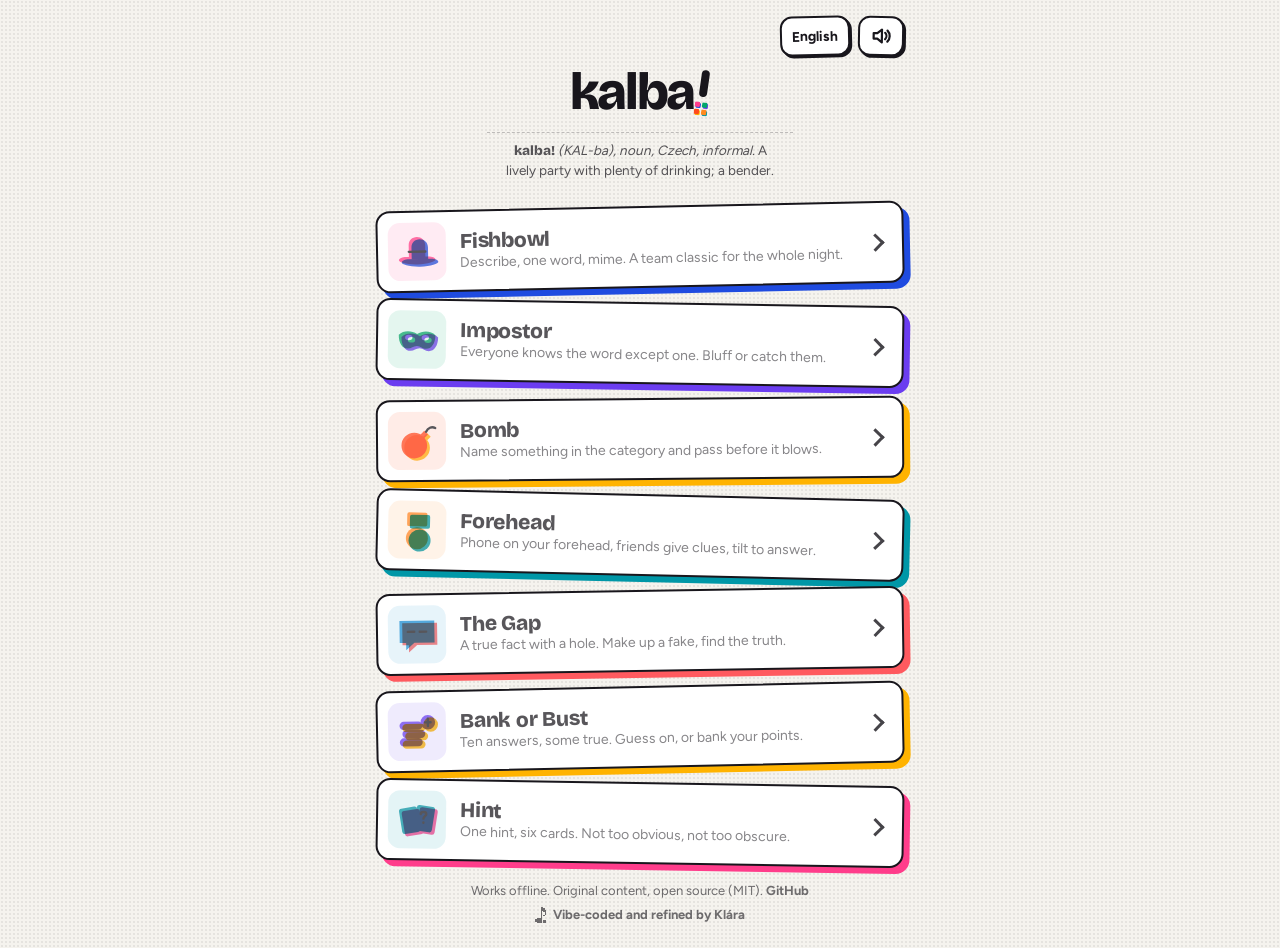
<file: index.html>
<!doctype html>
<html lang="cs">
<head>
  <meta charset="utf-8">
  <meta name="viewport" content="width=device-width, initial-scale=1, viewport-fit=cover">
  <title>Kalba!</title>
  <meta name="description" content="Party games for one phone passed around. Offline. Czech & English.">
  <meta name="theme-color" content="#f5f3ee">
  <meta name="apple-mobile-web-app-capable" content="yes">
  <meta name="mobile-web-app-capable" content="yes">
  <meta name="apple-mobile-web-app-status-bar-style" content="black-translucent">
  <meta name="apple-mobile-web-app-title" content="Kalba!">
  <link rel="manifest" href="manifest.webmanifest">
  <link rel="icon" href="icons/icon.svg" type="image/svg+xml">
  <link rel="apple-touch-icon" href="icons/icon-192.png">
  <link rel="stylesheet" href="style.css">
  <script data-goatcounter="https://klarasch.goatcounter.com/count" async src="https://gc.zgo.at/count.js"></script>
</head>
<body>
  <div id="app"></div>
  <script src="data/gap-cs.js"></script>
  <script src="data/gap-en.js"></script>
  <script src="data/vabank-cs.js"></script>
  <script src="data/vabank-en.js"></script>
  <script src="app.js"></script>
  <script src="games/fishbowl.js"></script>
  <script src="games/impostor.js"></script>
  <script src="games/bomb.js"></script>
  <script src="games/guess.js"></script>
  <script src="games/gap.js"></script>
  <script src="games/vabank.js"></script>
  <script src="games/hint.js"></script>
</body>
</html>
</file>
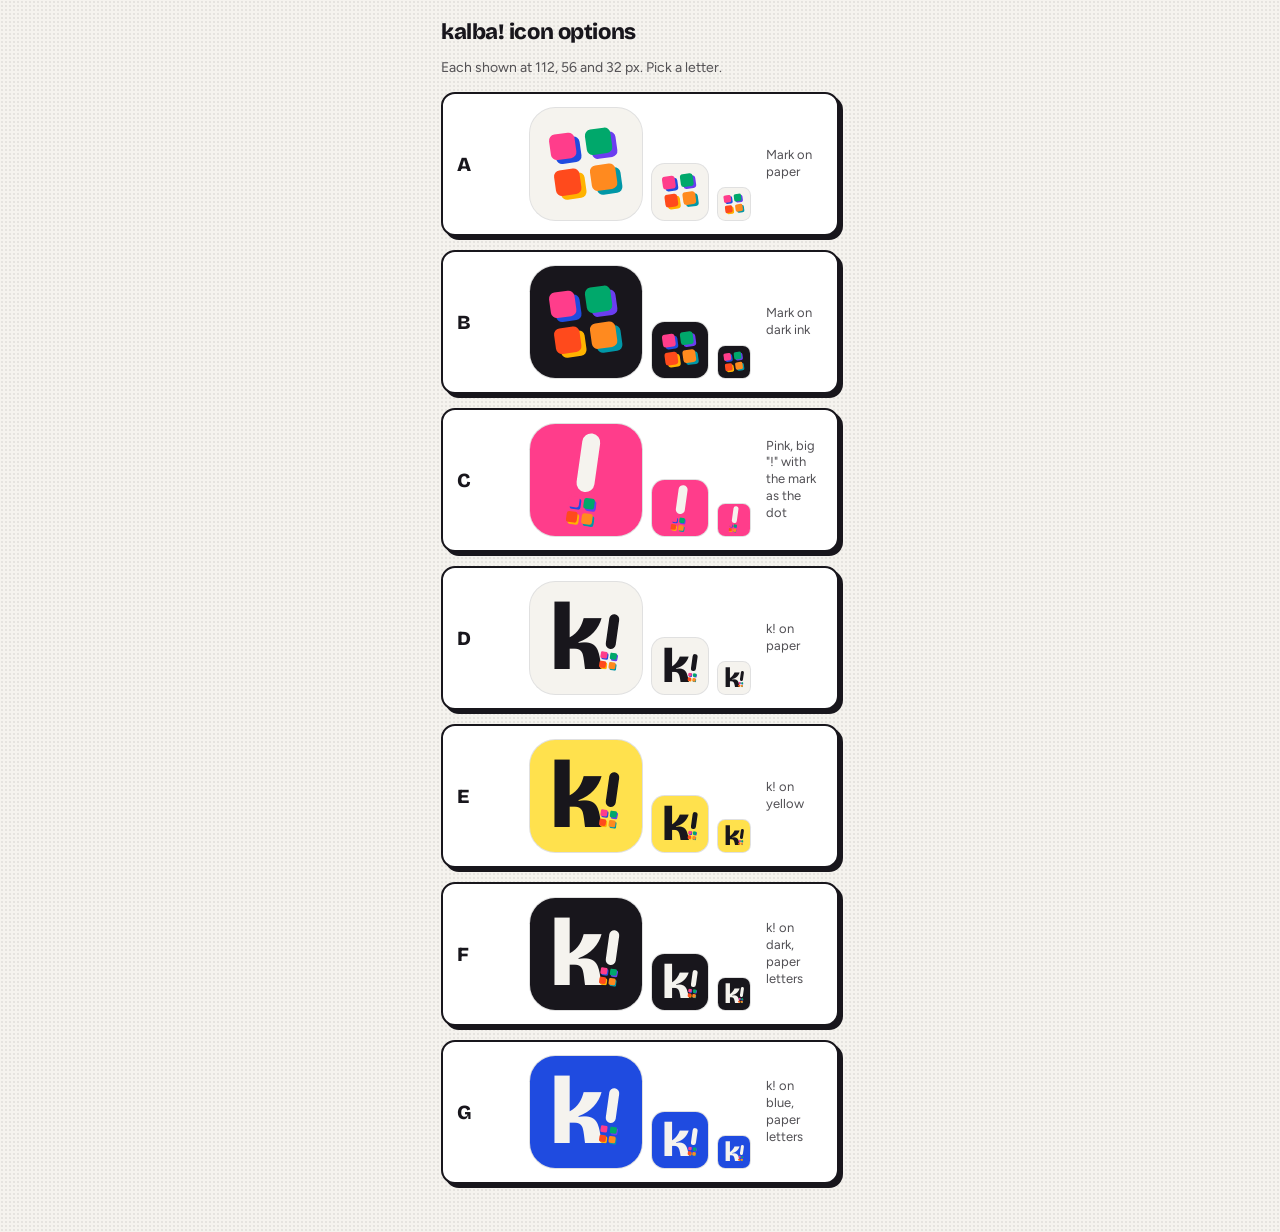
<file: design/icon-lab.html>
<!doctype html>
<html lang="en">
<head>
<meta charset="utf-8">
<meta name="viewport" content="width=device-width, initial-scale=1">
<title>Kalba Icon Lab</title>
<link rel="stylesheet" href="../style.css">
<style>
/* Preview only: app icon options built from the kalba! mark. Everything is sized in em so one markup renders at any size. */
body { height: auto; }
.lab { max-width: 430px; margin: 0 auto; padding: 20px 16px 48px; display: flex; flex-direction: column; gap: 14px; }
.lab h1 { font: 800 22px/1.1 var(--disp); margin: 0; letter-spacing: -.02em; }
.lab p { margin: 0; font-size: 14px; opacity: .72; }
.row { display: flex; align-items: center; gap: 16px; background: var(--card); border: 2.5px solid var(--key); border-radius: var(--r); box-shadow: 4px 4px 0 var(--key); padding: 14px; }
.row .lbl { font: 800 20px/1 var(--disp); width: 1.4em; }
.row .nm { flex: 1; font-size: 13px; opacity: .75; line-height: 1.3; }
.row .sz { display: flex; align-items: flex-end; gap: 10px; }
.ic { --s: 112px; font-size: var(--s); width: 1em; height: 1em; border-radius: .225em; overflow: hidden; position: relative; display: grid; place-items: center; flex: none; box-shadow: 0 0 0 1px rgba(0,0,0,.12); }
.ic.m { --s: 56px; } .ic.sm { --s: 32px; }
.ic svg { display: block; }
.mk { width: .62em; height: .62em; rotate: -8deg; }
.bang { display: flex; flex-direction: column; align-items: center; gap: .035em; rotate: 8deg; }
.bang i { width: .13em; height: .42em; border-radius: .07em; background: var(--b, #18161c); }
.bang svg { width: .21em; height: .21em; }
.kb { display: flex; align-items: flex-end; font: 800 .86em/.8em var(--disp); letter-spacing: -.05em; color: var(--c, #18161c); }
.kb .bang { margin: 0 0 .06em .04em; }
.kb .bang i { width: .11em; height: .36em; }
.kb .bang svg { width: .19em; height: .19em; }
</style>
</head>
<body>
<div class="lab">
  <h1>kalba! icon options</h1>
  <p>Each shown at 112, 56 and 32 px. Pick a letter.</p>
  <div id="rows" style="display:flex;flex-direction:column;gap:14px"></div>
</div>
<script>
const MARK = '<svg viewBox="0 0 46 46" aria-hidden="true"><rect x="4" y="4" width="17" height="17" rx="4" fill="#1f4be0"/><rect x="1" y="1" width="17" height="17" rx="4" fill="#ff3d8b"/><rect x="28" y="4" width="17" height="17" rx="4" fill="#6b3df0"/><rect x="25" y="1" width="17" height="17" rx="4" fill="#00a86b"/><rect x="4" y="28" width="17" height="17" rx="4" fill="#ffb300"/><rect x="1" y="25" width="17" height="17" rx="4" fill="#ff4a1c"/><rect x="28" y="28" width="17" height="17" rx="4" fill="#0097a7"/><rect x="25" y="25" width="17" height="17" rx="4" fill="#ff8a1f"/></svg>';
const bang = (b) => `<div class="bang" style="--b:${b}"><i></i>${MARK}</div>`;
const opts = [
  ['A', 'Mark on paper', '#f5f3ee', `<div class="mk">${MARK}</div>`],
  ['B', 'Mark on dark ink', '#18161c', `<div class="mk">${MARK}</div>`],
  ['C', 'Pink, big "!" with the mark as the dot', '#ff3d8b', `<div style="font-size:1.25em">${bang('#f5f3ee')}</div>`],
  ['D', 'k! on paper', '#f5f3ee', `<div class="kb">k${bang('#18161c')}</div>`],
  ['E', 'k! on yellow', '#ffe14d', `<div class="kb">k${bang('#18161c')}</div>`],
  ['F', 'k! on dark, paper letters', '#18161c', `<div class="kb" style="--c:#f5f3ee">k${bang('#f5f3ee')}</div>`],
  ['G', 'k! on blue, paper letters', '#1f4be0', `<div class="kb" style="--c:#f5f3ee">k${bang('#f5f3ee')}</div>`],
];
document.getElementById('rows').innerHTML = opts.map(([k, n, bg, inner]) =>
  `<div class="row"><span class="lbl">${k}</span><div class="sz">${['', 'm', 'sm'].map((c) => `<div class="ic ${c}" style="background:${bg}">${inner}</div>`).join('')}</div><span class="nm">${n}</span></div>`).join('');
</script>
</body>
</html>
</file>
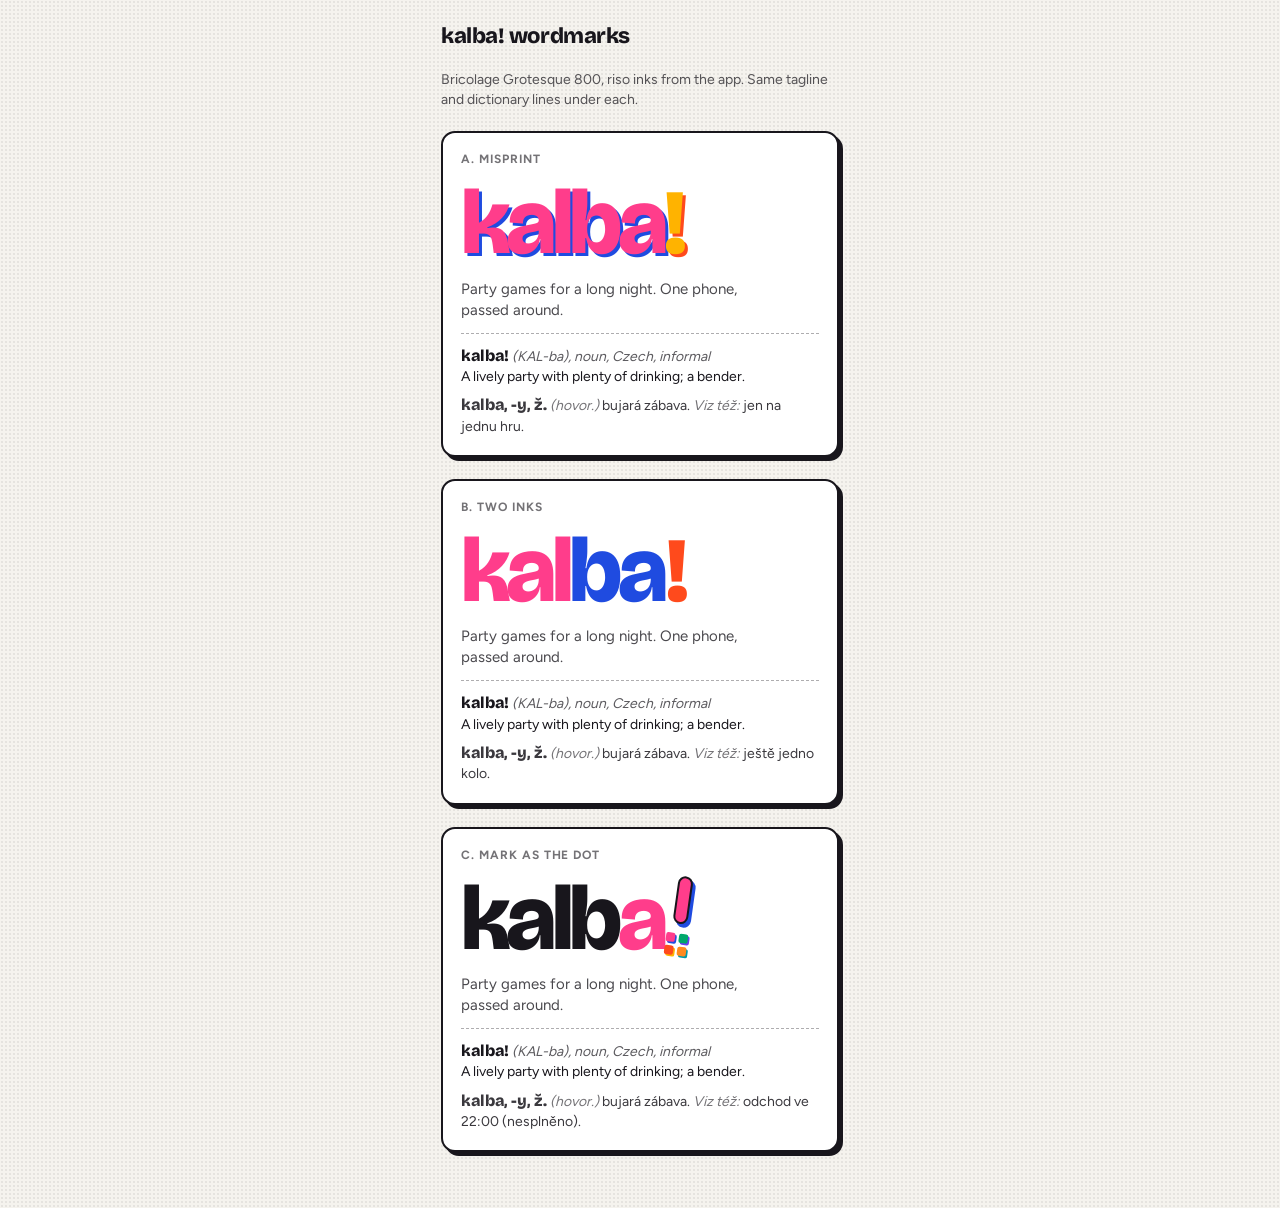
<file: design/kalba-lab.html>
<!doctype html>
<html lang="en">
<head>
<meta charset="utf-8">
<meta name="viewport" content="width=device-width, initial-scale=1">
<title>Kalba Logo Lab</title>
<link rel="stylesheet" href="../style.css">
<style>
/* Preview only: three wordmarks for "kalba!" in the riso look, each with the tagline and dictionary lines. */
body { height: auto; }
.lab { max-width: 430px; margin: 0 auto; padding: 24px 16px 56px; display: flex; flex-direction: column; gap: 22px; }
.lab h1.t { font: 800 22px/1.1 var(--disp); margin: 0; letter-spacing: -.02em; }
.lab p.n { margin: 0; font-size: 14px; opacity: .72; }
.opt { background: var(--card); border: 2.5px solid var(--key); border-radius: var(--r); box-shadow: 4px 4px 0 var(--key); padding: 20px 18px 18px; display: flex; flex-direction: column; gap: 12px; }
.opt .k { font: 700 12px/1 var(--body); letter-spacing: .08em; text-transform: uppercase; opacity: .6; }
.wm { font: 800 92px/.95 var(--disp); letter-spacing: -.05em; display: flex; align-items: baseline; margin: 2px 0 0; color: var(--ink); }
.sub { font-size: 15px; opacity: .78; max-width: 32ch; }
.dict { border-top: 1.5px dashed color-mix(in srgb, var(--ink) 35%, transparent); padding-top: 10px; font-size: 14px; line-height: 1.45; }
.dict b { font-family: var(--disp); font-weight: 800; font-size: 16px; }
.dict i { opacity: .7; }
.dict .cs { margin-top: 6px; opacity: .85; }

/* A: ink printed twice, second ink slips down and right */
.a .wm b { position: relative; color: #ff3d8b; font-weight: 800; isolation: isolate; }
.a .wm b::after { content: attr(data-t); position: absolute; left: 3px; top: 3px; color: #1f4be0; mix-blend-mode: var(--blend); z-index: -1; }
.a .wm b.bang { color: #ffb300; }
.a .wm b.bang::after { color: #ff4a1c; }

/* B: word split between the two inks */
.b .wm .l1 { color: #ff3d8b; }
.b .wm .l2 { color: #1f4be0; }
.b .wm .l3 { color: #ff4a1c; margin-left: .02em; }

/* C: the exclamation dot is the logo mark (box of game inks) */
.c .wm { align-items: flex-end; }
.c .wm .w { color: var(--ink); }
.c .bang { display: inline-flex; flex-direction: column; align-items: center; gap: .1em; margin-left: .05em; padding-bottom: .04em; rotate: 8deg; }
.c .bang .bar { width: .17em; height: .52em; border-radius: .09em; background: #ff3d8b; box-shadow: .035em .035em 0 #1f4be0; }
.c .bang svg { width: .27em; height: .27em; display: block; }
.c .wm .w span { color: #ff3d8b; }
</style>
</head>
<body>
<div class="lab">
  <h1 class="t">kalba! wordmarks</h1>
  <p class="n">Bricolage Grotesque 800, riso inks from the app. Same tagline and dictionary lines under each.</p>

  <section class="opt a">
    <div class="k">A. Misprint</div>
    <h2 class="wm" aria-label="kalba!"><b data-t="kalba">kalba</b><b class="bang" data-t="!">!</b></h2>
    <div class="sub">Party games for a long night. One phone, passed around.</div>
    <div class="dict"><b>kalba!</b> <i>(KAL-ba), noun, Czech, informal</i><br>A lively party with plenty of drinking; a bender.
      <div class="cs"><b>kalba, -y, ž.</b> <i>(hovor.)</i> bujará zábava. <i>Viz též:</i> jen na jednu hru.</div></div>
  </section>

  <section class="opt b">
    <div class="k">B. Two inks</div>
    <h2 class="wm" aria-label="kalba!"><span class="l1">kal</span><span class="l2">ba</span><span class="l3">!</span></h2>
    <div class="sub">Party games for a long night. One phone, passed around.</div>
    <div class="dict"><b>kalba!</b> <i>(KAL-ba), noun, Czech, informal</i><br>A lively party with plenty of drinking; a bender.
      <div class="cs"><b>kalba, -y, ž.</b> <i>(hovor.)</i> bujará zábava. <i>Viz též:</i> ještě jedno kolo.</div></div>
  </section>

  <section class="opt c">
    <div class="k">C. Mark as the dot</div>
    <h2 class="wm" aria-label="kalba!"><span class="w">kalb<span>a</span></span><span class="bang"><i class="bar"></i><svg viewBox="0 0 46 46" aria-hidden="true"><rect x="4" y="4" width="17" height="17" rx="4" fill="#1f4be0"/><rect x="1" y="1" width="17" height="17" rx="4" fill="#ff3d8b"/><rect x="28" y="4" width="17" height="17" rx="4" fill="#6b3df0"/><rect x="25" y="1" width="17" height="17" rx="4" fill="#00a86b"/><rect x="4" y="28" width="17" height="17" rx="4" fill="#ffb300"/><rect x="1" y="25" width="17" height="17" rx="4" fill="#ff4a1c"/><rect x="28" y="28" width="17" height="17" rx="4" fill="#0097a7"/><rect x="25" y="25" width="17" height="17" rx="4" fill="#ff8a1f"/></svg></span></h2>
    <div class="sub">Party games for a long night. One phone, passed around.</div>
    <div class="dict"><b>kalba!</b> <i>(KAL-ba), noun, Czech, informal</i><br>A lively party with plenty of drinking; a bender.
      <div class="cs"><b>kalba, -y, ž.</b> <i>(hovor.)</i> bujará zábava. <i>Viz též:</i> odchod ve 22:00 (nesplněno).</div></div>
  </section>
</div>
</body>
</html>
</file>
<file: style.css>
/* Kalba!: riso cards on paper. Every game paints the screen in its own ink pair (--g1, --g2),
   set from the game's registration by PB.setGame(). Dark mode follows the phone. */
@font-face { font-family: 'Bricolage Grotesque'; font-style: normal; font-weight: 400 800; font-display: swap;
  src: url(fonts/bricolage-latin-ext.woff2) format('woff2');
  unicode-range: U+0100-02BA, U+02BD-02C5, U+02C7-02CC, U+02CE-02D7, U+02DD-02FF, U+0304, U+0308, U+0329, U+1D00-1DBF, U+1E00-1E9F, U+1EF2-1EFF, U+2020, U+20A0-20AB, U+20AD-20C4, U+2113, U+2C60-2C7F, U+A720-A7FF; }
@font-face { font-family: 'Bricolage Grotesque'; font-style: normal; font-weight: 400 800; font-display: swap;
  src: url(fonts/bricolage-latin.woff2) format('woff2');
  unicode-range: U+0000-00FF, U+0131, U+0152-0153, U+02BB-02BC, U+02C6, U+02DA, U+02DC, U+0304, U+0308, U+0329, U+2000-206F, U+20AC, U+2122, U+2191, U+2193, U+2212, U+2215, U+FEFF, U+FFFD; }
@font-face { font-family: 'Figtree'; font-style: normal; font-weight: 400 800; font-display: swap;
  src: url(fonts/figtree-latin-ext.woff2) format('woff2');
  unicode-range: U+0100-02BA, U+02BD-02C5, U+02C7-02CC, U+02CE-02D7, U+02DD-02FF, U+0304, U+0308, U+0329, U+1D00-1DBF, U+1E00-1E9F, U+1EF2-1EFF, U+2020, U+20A0-20AB, U+20AD-20C4, U+2113, U+2C60-2C7F, U+A720-A7FF; }
@font-face { font-family: 'Figtree'; font-style: normal; font-weight: 400 800; font-display: swap;
  src: url(fonts/figtree-latin.woff2) format('woff2');
  unicode-range: U+0000-00FF, U+0131, U+0152-0153, U+02BB-02BC, U+02C6, U+02DA, U+02DC, U+0304, U+0308, U+0329, U+2000-206F, U+20AC, U+2122, U+2191, U+2193, U+2212, U+2215, U+FEFF, U+FFFD; }

:root {
  --paper: #f5f3ee;
  --ink: #18161c;
  --card: #ffffff;
  --key: #18161c;          /* outlines and hard shadows */
  --y: #ffe14d;            /* highlight ink: primary buttons, labels */
  --on-y: #18161c;
  --good: #00a86b;
  --bad: #ff4a1c;
  --grain: rgba(24, 22, 28, .07);
  --g1: #ff3d8b;           /* current game's main ink (screen colour) */
  --g2: #1f4be0;           /* current game's second ink (offset prints) */
  --on-g: #ffffff;         /* text on the game colour */
  --blend: multiply;
  --r: 14px;
  --disp: 'Bricolage Grotesque', 'Arial Black', system-ui, sans-serif;
  --body: 'Figtree', system-ui, -apple-system, 'Segoe UI', Roboto, sans-serif;
  color-scheme: light;
}
@media (prefers-color-scheme: dark) {
  :root {
    --paper: #16141b; --ink: #f1ede6; --card: #23202a; --key: #060508; --y: #ffd84a; --on-y: #16141b;
    --grain: rgba(255, 255, 255, .035); --blend: screen; color-scheme: dark;
  }
}

* { box-sizing: border-box; -webkit-tap-highlight-color: transparent; }
html, body { margin: 0; height: 100%; }
body {
  background: radial-gradient(var(--grain) .8px, transparent 1px) 0 0 / 4px 4px, var(--paper);
  color: var(--ink);
  font: 17px/1.4 var(--body);
  overscroll-behavior: none;
  -webkit-user-select: none; user-select: none;
}
/* Inside a game the whole screen is the game's colour. */
html[data-game] { --g-bg: var(--g1); }
html[data-game] body { background: radial-gradient(rgba(0,0,0,.07) .8px, transparent 1px) 0 0 / 4px 4px, var(--g-bg); color: var(--on-g); }
@media (prefers-color-scheme: dark) {
  html[data-game] { --g-bg: color-mix(in srgb, var(--g1) 55%, var(--paper)); --on-g: #ffffff !important; }
  html[data-game] body { background: radial-gradient(rgba(255,255,255,.04) .8px, transparent 1px) 0 0 / 4px 4px, var(--g-bg); }
}
#app {
  min-height: 100%;
  max-width: 560px;
  margin: 0 auto;
  padding: max(16px, env(safe-area-inset-top)) 16px max(20px, env(safe-area-inset-bottom));
  display: flex; flex-direction: column;
}
h1, h2, .who, .timer, .top .title { font-family: var(--disp); font-weight: 800; letter-spacing: -.02em; text-wrap: balance; }
h1 { font-size: 34px; line-height: 1.05; margin: 8px 0 4px; }
h2 { font-size: 24px; line-height: 1.1; margin: 18px 0 8px; }
h3 { font: 700 13px var(--body); margin: 20px 0 8px; text-transform: uppercase; letter-spacing: .1em; opacity: .75; }
p { margin: 6px 0; }
b { font-weight: 800; }
.muted { opacity: .8; }
.small { font-size: 14px; }
.center { text-align: center; }
.grow { flex: 1; }
.row { display: flex; gap: 12px; align-items: center; }
.row > * { flex: 1; }
.stack { display: flex; flex-direction: column; gap: 12px; }
.spacer { height: 18px; }
.i { width: 1.15em; height: 1.15em; display: inline-block; vertical-align: -.2em; flex: none; }

/* ---------- cards: the one surface style ---------- */
.box, .stepper, .toggle, .score, .list .it, .word, .reveal, .gp-fact, .gp-opt, .gp-rev, .dlgbox, .pill,
input[type=text], textarea {
  background: var(--card); color: var(--ink); border: 2.5px solid var(--key); border-radius: var(--r);
}
.box { padding: 14px 16px; box-shadow: 4px 4px 0 var(--key); }
.rules { font-size: 15.5px; line-height: 1.45; }

.top { display: flex; align-items: center; gap: 10px; min-height: 48px; margin: -6px -16px 12px; padding: 6px 16px; position: sticky; top: env(safe-area-inset-top, 0px); z-index: 4; background: var(--g-bg, var(--paper)); }
/* Covers the strip above the sticky header (status bar in the installed app). */
.top::before { content: ''; position: absolute; left: 0; right: 0; bottom: 100%; height: max(16px, env(safe-area-inset-top, 0px)); background: inherit; }
.top .title { flex: 1; font-size: 20px; line-height: 1.1; }
.iconbtn {
  display: inline-flex; align-items: center; justify-content: center; gap: 6px;
  background: var(--card); color: var(--ink); border: 2.5px solid var(--key); border-radius: 12px;
  min-width: 46px; height: 46px; padding: 0 10px; cursor: pointer; font: 700 15px var(--body);
  box-shadow: 3px 3px 0 var(--key); transition: transform .06s, box-shadow .06s;
}
.iconbtn .i { width: 22px; height: 22px; }
.iconbtn:active { transform: translate(2px, 2px); box-shadow: 1px 1px 0 var(--key); }
.iconbtn.sm { min-width: 38px; height: 38px; padding: 0 8px; border-radius: 10px; font-size: 18px; }
.iconbtn.sm .i { width: 20px; height: 20px; }
.iconbtn.on { background: var(--y); color: var(--on-y); }
.iconbtn:disabled { opacity: .45; box-shadow: none; transform: none; }

/* ---------- buttons ---------- */
button.btn {
  display: flex; align-items: center; justify-content: center; gap: 8px; width: 100%;
  border: 2.5px solid var(--key); border-radius: var(--r);
  padding: 16px; font: 800 19px var(--disp); letter-spacing: -.01em;
  background: var(--y); color: var(--on-y); cursor: pointer;
  box-shadow: 4px 4px 0 var(--key); transition: transform .07s, box-shadow .07s;
}
button.btn:active { transform: translate(3px, 3px); box-shadow: 1px 1px 0 var(--key); }
button.btn.secondary, button.btn.bad { background: var(--card); color: var(--ink); }
button.btn.good { background: var(--ink); color: var(--paper); }
@media (prefers-color-scheme: dark) { button.btn.good { background: var(--y); color: var(--on-y); } }
button.btn.big { padding: 20px 16px; font-size: 23px; }
button.btn:disabled { opacity: .45; box-shadow: none; transform: none; }
button.btn .i { width: 24px; height: 24px; }

/* ---------- home ---------- */
.hd { display: flex; flex-direction: column; align-items: center; text-align: center; gap: 4px; margin: 10px 0 18px; }
.logo { font: 800 52px/1 var(--disp); letter-spacing: -.045em; display: flex; align-items: baseline; margin: 0; }
/* The "!" is a plain ink bar over the logo mark, which is the only colour in the wordmark. */
.logo .bang { display: inline-flex; flex-direction: column; align-items: center; gap: .1em; margin-left: .05em; rotate: 8deg; align-self: flex-end; padding-bottom: .04em; }
.logo .bang i { width: .17em; height: .52em; border-radius: .09em; background: var(--ink); }
.logo .bang svg { width: .27em; height: .27em; display: block; }
.hd .dict { all: unset; box-sizing: border-box; cursor: pointer; margin-top: 10px; padding: 8px 12px; max-width: 34ch; font: 13.5px/1.4 var(--body); opacity: .72; text-align: center; border-top: 1.5px dashed color-mix(in srgb, var(--ink) 35%, transparent); }
.hd .dict b { font-family: var(--disp); font-weight: 800; }
.hd .dict:focus-visible { outline: 3px solid var(--ink); outline-offset: 2px; }
.hd .sub { font-size: 15px; opacity: .72; max-width: 30ch; }
.games { display: flex; flex-direction: column; gap: 14px; }
.gamecard {
  display: flex; gap: 14px; align-items: center; text-align: left; width: 100%;
  background: var(--card); color: var(--ink); border: 2.5px solid var(--key); border-radius: var(--r);
  padding: 10px 16px 10px 10px; font: inherit; cursor: pointer;
  box-shadow: 6px 6px 0 var(--g2); transition: transform .07s, box-shadow .07s;
  animation: deal-in .5s cubic-bezier(.2, .9, .3, 1.2) backwards;
}
.gamecard:nth-child(5n+1) { rotate: -1.2deg; } .gamecard:nth-child(5n+2) { rotate: .9deg; animation-delay: .07s; }
.gamecard:nth-child(5n+3) { rotate: -.5deg; animation-delay: .14s; } .gamecard:nth-child(5n+4) { rotate: 1.3deg; animation-delay: .21s; }
.gamecard:nth-child(5n) { rotate: -.9deg; animation-delay: .28s; }
.gamecard:active { transform: translate(3px, 3px); box-shadow: 3px 3px 0 var(--g2); }
.gamecard .art { width: 58px; height: 58px; border-radius: 12px; border: 0; box-shadow: none; padding: 7px; background: color-mix(in srgb, var(--g1) 14%, var(--card)); }
.gamecard .tx { flex: 1; min-width: 0; display: flex; flex-direction: column; gap: 2px; }
.gamecard b { font: 800 21px/1.05 var(--disp); letter-spacing: -.01em; }
.gamecard span { opacity: .72; font-size: 14px; line-height: 1.3; }
.gamecard::after { content: ""; width: 10px; height: 10px; flex: none; border-top: 3px solid currentColor; border-right: 3px solid currentColor; rotate: 45deg; margin-right: 4px; opacity: .8; }
@keyframes deal-in { from { transform: translateY(-50px) rotate(8deg); opacity: 0; } }
.homebar { display: flex; gap: 8px; justify-content: flex-end; }
.homebar .iconbtn { height: 40px; font-size: 14px; box-shadow: 2px 2px 0 var(--key); }
.homebar .iconbtn:nth-child(1) { rotate: -1.5deg; } .homebar .iconbtn:nth-child(2) { rotate: 1deg; } .homebar .iconbtn:nth-child(3) { rotate: -.6deg; }
.footer { margin-top: 18px; text-align: center; font-size: 13px; opacity: .6; }
.footer a { color: inherit; text-decoration: none; font-weight: 700; }
.footer.credit { margin-top: 6px; }
.footer.credit a { display: inline-flex; align-items: center; gap: 7px; }

/* icon art: game icons printed in two inks, on a card disc when it sits on a game colour */
.art { display: inline-flex; align-items: center; justify-content: center; flex: none; }
.art svg { width: 100%; height: 100%; display: block; overflow: visible; }
.art .l1 { fill: var(--g1); mix-blend-mode: var(--blend); }
.art .l2 { fill: var(--g2); mix-blend-mode: var(--blend); transform: translate(3px, 2.5px); }
.art .ln { fill: none; stroke: var(--ink); stroke-width: 2.6; stroke-linecap: round; stroke-linejoin: round; }
.art.disc { width: 104px; height: 104px; padding: 20px; border-radius: 50%; background: var(--card); border: 2.5px solid var(--key); box-shadow: 5px 5px 0 var(--g2); margin: 0 auto; }
.art.disc.ui { color: var(--ink); padding: 26px; }
.art.disc.ui svg { fill: none; stroke: currentColor; stroke-width: 2.4; stroke-linecap: round; stroke-linejoin: round; }
.huge { font: 800 64px/1 var(--disp); }

/* ---------- chips, steppers, toggles, inputs ---------- */
.chips { display: flex; flex-wrap: wrap; gap: 8px; }
.chip {
  display: inline-flex; align-items: center; gap: 8px;
  border: 2px solid var(--key); background: var(--card); color: var(--ink);
  border-radius: 999px; padding: 9px 15px 9px 11px; font: 600 15px var(--body); cursor: pointer;
}
/* Selection pills carry a checkbox (or a radio dot for single choice: add `radio` to .chips, Bomb's data-fuse does the same) so the state never depends on colour alone. */
.chip::before { content: ""; width: 19px; height: 19px; flex: none; box-sizing: border-box; border: 2px solid currentColor; border-radius: 6px; opacity: .5; }
.chip.on { background: var(--y); color: var(--on-y); }
.chip.on::before { opacity: 1; border-color: #18161c; background: #18161c url("data:image/svg+xml,%3Csvg xmlns='http://www.w3.org/2000/svg' viewBox='0 0 24 24'%3E%3Cpath d='M5 12.5 9.5 17 19 7' fill='none' stroke='white' stroke-width='3.4' stroke-linecap='round' stroke-linejoin='round'/%3E%3C/svg%3E") center / 15px no-repeat; }
[data-fuse] .chip::before, .chips.radio .chip::before { border-radius: 50%; }
[data-fuse] .chip.on::before, .chips.radio .chip.on::before { background: #18161c url("data:image/svg+xml,%3Csvg xmlns='http://www.w3.org/2000/svg' viewBox='0 0 24 24'%3E%3Ccircle cx='12' cy='12' r='5' fill='white'/%3E%3C/svg%3E") center / 19px no-repeat; }

.chips.radio[data-guess] .chip { min-width: 64px; justify-content: center; font-size: 18px; }

/* Name pills: type a name, Enter or comma turns it into a pill. */
.tags { display: flex; flex-wrap: wrap; gap: 8px; align-items: center; background: var(--card); color: var(--ink); border: 2px solid var(--key); border-radius: var(--r); padding: 8px; }
.tags:focus-within { outline: 3px solid var(--g2); outline-offset: 1px; }
.tag { display: inline-flex; align-items: center; gap: 2px; background: var(--y); color: var(--on-y); border: 2px solid var(--key); border-radius: 999px; padding: 4px 4px 4px 12px; font: 700 15px var(--body); max-width: 100%; }
.tag button { display: inline-flex; border: 0; background: transparent; color: inherit; padding: 4px; cursor: pointer; border-radius: 50%; }
.tag button .i { width: 16px; height: 16px; }
.tags input[type=text] { flex: 1 1 120px; min-width: 120px; border: 0; padding: 7px 6px; background: transparent; outline: none; }

/* The main action stays reachable at the bottom of long screens. Setup screens (the ones with a rules box)
   keep it at the end, so people scroll past the settings before starting. */
#app > button.btn.big:last-child, #app > .stack:last-child { position: sticky; bottom: max(12px, env(safe-area-inset-bottom)); z-index: 3; }
#app:has(> .rules) > button.btn.big:last-child, #app:has(> .rules) > .stack:last-child { position: static; }

input[type=text], textarea { width: 100%; border-width: 2px; padding: 13px 14px; font: inherit; -webkit-user-select: text; user-select: text; }
input[type=text]::placeholder { color: inherit; opacity: .5; }
input[type=text]:focus, textarea:focus { outline: 3px solid var(--g2); outline-offset: 1px; }
.namerow { display: flex; gap: 8px; align-items: center; }
.namerow input { flex: 1; min-width: 0; }
.namerow .iconbtn { flex: 0 0 auto; }

.stepper { display: flex; align-items: center; justify-content: space-between; padding: 6px 6px 6px 14px; border-width: 2px; }
.stepper .val { font: 800 19px var(--disp); min-width: 60px; text-align: center; font-variant-numeric: tabular-nums; }
.stepper .ctrls { display: flex; align-items: center; gap: 10px; }
.stepper .iconbtn { font-size: 22px; line-height: 1; }
.toggle { display: flex; align-items: center; justify-content: space-between; padding: 12px 14px; gap: 10px; border-width: 2px; }
.toggle .muted { opacity: .65; }
.switch { width: 54px; height: 32px; border-radius: 999px; background: color-mix(in srgb, var(--ink) 18%, var(--card)); position: relative; flex: 0 0 auto; border: 2px solid var(--key); cursor: pointer; }
.switch::after { content: ""; position: absolute; top: 2px; left: 2px; width: 24px; height: 24px; border-radius: 50%; background: var(--card); border: 2px solid var(--key); box-sizing: border-box; transition: left .15s; }
.switch.on { background: var(--good); }
.switch.on::after { left: 24px; }

/* ---------- play screens ---------- */
.play { flex: 1; display: flex; flex-direction: column; justify-content: center; text-align: center; gap: 14px; }
.word {
  position: relative; overflow: hidden; border-width: 3px; border-radius: 18px; padding: 34px 18px; min-height: 190px;
  display: flex; align-items: center; justify-content: center; flex-direction: column; gap: 6px;
  font: 800 clamp(32px, 9.5vw, 48px)/1.08 var(--disp); letter-spacing: -.02em; overflow-wrap: anywhere;
  box-shadow: 10px 10px 0 var(--g2), 10px 10px 0 3px var(--key);
  rotate: var(--tilt, -1deg);
}
.word::before { content: ""; position: absolute; inset: auto 0 0 0; height: 45%; pointer-events: none;
  background: radial-gradient(var(--g1) 2.2px, transparent 2.6px) 0 0 / 9px 9px; opacity: .45; mix-blend-mode: var(--blend);
  -webkit-mask: linear-gradient(transparent, #000); mask: linear-gradient(transparent, #000); }
.word > * { position: relative; }
.word.in { animation: card-in .42s cubic-bezier(.2, 1.4, .4, 1) backwards; }
.word.got { animation: card-got .34s ease-in forwards; }
.word.skip { animation: card-skip .3s ease-in forwards; }
@keyframes card-in { from { transform: translateY(-115%) rotate(-12deg); } }
@keyframes card-got { 40% { transform: scale(1.06) rotate(4deg); } to { transform: translateX(140%) rotate(28deg); } }
@keyframes card-skip { to { transform: translateY(120%) rotate(-10deg); opacity: 0; } }
.deck { position: relative; display: grid; }
.deck > .word { grid-area: 1 / 1; }

.timer { font-size: 60px; line-height: 1; font-variant-numeric: tabular-nums; }
.timer.low { animation: pulse 1s infinite; }
@keyframes pulse { 0% { transform: scale(1.3); } 40% { transform: scale(1); } }
.bar { height: 16px; background: var(--card); border: 2.5px solid var(--key); overflow: hidden; }
.bar > i { display: block; height: 100%; background: var(--g2); transition: width .2s linear; }
.pill { display: inline-flex; align-items: center; gap: 6px; border-width: 2px; border-radius: 999px; padding: 5px 12px; font: 700 14px var(--body); }
.pill .i { width: 17px; height: 17px; }
.who { font-size: 40px; line-height: 1.05; }

/* Scores are information, not buttons: flat (no offset shadow), so they never compete with the primary button. */
.score { display: flex; justify-content: space-between; align-items: center; gap: 10px; padding: 10px 16px; font-size: 18px; border-width: 2px; box-shadow: none; }
.score > span:first-child { flex: 1; min-width: 0; text-align: left; }
.score .now { font: 800 12px var(--body); text-transform: uppercase; letter-spacing: .06em; background: var(--ink); color: var(--paper); border-radius: 999px; padding: 3px 9px; vertical-align: 2px; margin-left: 6px; white-space: nowrap; }
.score b { font: 800 26px var(--disp); }
.score.lead { background: var(--y); color: var(--on-y); }
.stack > .score:nth-child(odd) { rotate: -.6deg; } .stack > .score:nth-child(even) { rotate: .5deg; }

.list { display: flex; flex-direction: column; gap: 8px; }
.list .it { display: flex; justify-content: space-between; align-items: center; border-width: 2px; padding: 12px 14px; cursor: pointer; font-weight: 600; }
.list .it .i { width: 22px; height: 22px; }
.list .it.off > span:first-child { opacity: .5; text-decoration: line-through; }
.list .it > span:first-child { min-width: 0; overflow-wrap: anywhere; }
.list .it .acts { display: flex; align-items: center; gap: 8px; flex: none; margin-left: 10px; }
/* Draft: one private hand, a card per row with a flag button beside it. */
.pick { display: flex; gap: 10px; align-items: center; }
.pick .chip { flex: 1; min-width: 0; border-width: 2.5px; border-radius: var(--r); padding: 13px 14px 13px 12px; font: 700 18px/1.25 var(--body); text-align: left; overflow-wrap: anywhere; box-shadow: 3px 3px 0 var(--key); transition: transform .06s, box-shadow .06s; }
.pick .chip:active { transform: translate(2px, 2px); box-shadow: 1px 1px 0 var(--key); }
.pick .chip.on { box-shadow: 4px 4px 0 var(--g2), 4px 4px 0 2.5px var(--key); }
.pick.bad .chip { opacity: .5; text-decoration: line-through; box-shadow: none; }
button.btn.small { width: auto; flex: none; padding: 8px 14px; font-size: 15px; box-shadow: 3px 3px 0 var(--key); white-space: nowrap; }
.hidbar > span { white-space: nowrap; }
.hidbar { display: flex; align-items: center; justify-content: space-between; gap: 12px; font-weight: 700; margin: 6px 0 4px; }
.hidbar[hidden] { display: none; }
/* A quiet secondary action inside a list row (e.g. put a card aside), so it never reads like the row's main toggle. */
.list .it .aside { all: unset; box-sizing: border-box; cursor: pointer; display: inline-flex; align-items: center; gap: 4px; padding: 6px 2px; font: 600 14px var(--body); text-decoration: underline; text-underline-offset: 3px; opacity: .72; }
.list .it .aside.on { opacity: 1; text-decoration: none; background: var(--y); color: var(--on-y); border-radius: 999px; padding: 4px 10px; }
.list .it .aside .i { width: 16px; height: 16px; }
.list .it .aside:focus-visible { outline: 3px solid var(--g2); outline-offset: 2px; }
.list .it.wrap { flex-wrap: wrap; row-gap: 4px; }
.list .it.wrap > span:first-child { flex: 1 1 55%; }
.list .it.wrap .acts { margin-left: auto; }
details > summary { cursor: pointer; font-weight: 700; padding: 6px 0; }
.legend { display: flex; flex-wrap: wrap; gap: 6px 16px; align-items: center; font-size: 14px; }
.legend .i { width: 18px; height: 18px; }

/* Impostor: hold-to-peek card */
.reveal {
  border-width: 3px; border-radius: 18px; min-height: 280px; display: flex; flex-direction: column; align-items: center; justify-content: center; gap: 10px;
  font: 700 19px var(--body); padding: 20px; cursor: pointer; touch-action: none; rotate: -1.5deg;
  box-shadow: 8px 8px 0 var(--g2); transition: transform .15s;
}
.reveal.shown { transform: scale(1.03); }
.reveal .word { border: 0; box-shadow: none; min-height: 0; padding: 0; rotate: 0deg; background: transparent; }
.reveal .word::before { display: none; }
.reveal .hold { display: flex; flex-direction: column; align-items: center; gap: 12px; }
.reveal .hold .art { width: 92px; height: 92px; padding: 16px; border-radius: 50%; background: color-mix(in srgb, var(--g2) 14%, var(--card)); }

/* Impostor reveal roulette */
.names { display: grid; grid-template-columns: 1fr 1fr; gap: 10px; }
.names .nm { background: var(--card); color: var(--ink); border: 2.5px solid var(--key); border-radius: 999px; padding: 12px 8px; font: 800 18px var(--disp); transition: transform .1s, background .1s; overflow-wrap: anywhere; }
.names .nm.lit { background: var(--y); color: var(--on-y); transform: scale(1.08) rotate(-3deg); box-shadow: 4px 4px 0 var(--key); }
.slam { animation: slam .55s cubic-bezier(.2, 1.6, .4, 1) backwards; }
@keyframes slam { 0% { transform: scale(3) rotate(-12deg); opacity: 0; } 100% { transform: scale(1) rotate(-3deg); } }

/* Forehead game */
.fh { position: fixed; inset: 0; display: flex; align-items: center; justify-content: center; text-align: center; background: var(--g-bg, var(--g1)); color: var(--on-g); padding: 20px; z-index: 5; transition: background .15s; }
.fh .word { background: transparent; border: 0; box-shadow: none; rotate: 0deg; color: inherit; font-size: clamp(44px, 12vw, 104px); }
.fh .word::before { display: none; }
.fh .word .i { width: 1.3em; height: 1.3em; }
.fh.good { background: var(--good); }
.fh.bad { background: var(--ink); color: var(--paper); }
.fh .corner { position: absolute; top: max(14px, env(safe-area-inset-top)); left: 0; right: 0; font: 800 30px var(--disp); }
.fh .tapzones { position: absolute; inset: 0; display: flex; }
.fh .tapzones div { flex: 1; }
.fh .hint { position: absolute; bottom: max(14px, env(safe-area-inset-bottom)); left: 0; right: 0; font-size: 14px; display: flex; gap: 12px; justify-content: center; align-items: center; }
.fh .hint .quit { position: relative; z-index: 2; }

/* Bomb */
.bombart { width: min(78vw, 300px); margin: 0 auto; display: block; overflow: visible; }
.bombart .body { fill: var(--ink); }
@media (prefers-color-scheme: dark) { .bombart .body { fill: #0b0a0e; } }
.bombart .cap { fill: #3a3644; }
.bombart .hi { fill: #fff; opacity: .16; }
.bombart .fuse { fill: none; stroke: var(--ink); stroke-width: 6; stroke-linecap: round; }
.bombart .ash { fill: none; stroke: var(--ink); stroke-width: 5; stroke-linecap: round; stroke-dasharray: 2 7; opacity: .3; }
.bombart .lbl { fill: var(--y); font: 800 26px var(--disp); }
.bombart .spark .glow { fill: #ffb400; opacity: .6; animation: glow .14s infinite alternate; transform-box: fill-box; transform-origin: center; }
.bombart .spark .core { fill: #fff3b0; }
.bombart .bb { transform-box: fill-box; transform-origin: center; }
.bombart .bb.tick { animation: tickp .16s ease-out; }
.bombart .bb.nervous { animation: nerv .12s infinite; }
@keyframes glow { to { transform: scale(1.5); opacity: .25; } }
@keyframes tickp { 50% { transform: scale(1.05); } }
@keyframes nerv { 50% { transform: translate(1.5px, -1px); } }
.boomtxt { font: 800 104px/.9 var(--disp); letter-spacing: -.03em; color: var(--y); -webkit-text-stroke: 3px var(--key); paint-order: stroke fill; text-shadow: 6px 6px 0 var(--key); }

/* ---------- dialogs, toast, effects ---------- */
.dlg { position: fixed; inset: 0; background: rgba(12, 10, 16, .55); display: flex; align-items: center; justify-content: center; padding: 16px; z-index: 50; }
.dlgbox { padding: 20px; width: 100%; max-width: 360px; text-align: center; font: 800 22px var(--disp); display: flex; flex-direction: column; gap: 14px; box-shadow: 6px 6px 0 var(--key); rotate: -1deg; }
.dlgbox p { margin: 0 0 4px; }
.toast { position: fixed; left: 16px; right: 16px; bottom: max(24px, env(safe-area-inset-bottom)); margin: 0 auto; max-width: 420px; background: var(--ink); color: var(--paper); border: 2.5px solid var(--key); padding: 14px 16px; border-radius: var(--r); text-align: center; font-weight: 700; z-index: 60; animation: toast-in .25s ease-out; }
/* Toast with an action (Undo): sits under the top bar so it never covers the main buttons. */
.toast { display: flex; align-items: center; justify-content: center; gap: 12px; }
.toast.act { bottom: auto; top: calc(env(safe-area-inset-top) + 64px); text-align: left; justify-content: space-between; }
.toast button { background: var(--y); color: var(--on-y); border: 2px solid var(--key); border-radius: 10px; padding: 6px 14px; font: 800 15px var(--disp); cursor: pointer; flex: none; box-shadow: 2px 2px 0 var(--key); transition: transform .06s, box-shadow .06s; }
.toast button:active { transform: translate(1px, 1px); box-shadow: 1px 1px 0 var(--key); }
@keyframes toast-in { from { transform: translateY(20px); opacity: 0; } }
.fxlayer { position: fixed; inset: 0; width: 100%; height: 100%; pointer-events: none; z-index: 70; }
.flash { position: fixed; inset: 0; pointer-events: none; z-index: 69; background: var(--y); animation: flash .55s ease-out forwards; }
@keyframes flash { from { opacity: .95; } to { opacity: 0; } }
.shake { animation: shake .55s cubic-bezier(.36, .07, .19, .97); }
@keyframes shake { 10%, 90% { transform: translate(-2px, 1px); } 20%, 80% { transform: translate(5px, -3px) rotate(1deg); } 30%, 50%, 70% { transform: translate(-9px, 4px) rotate(-1.5deg); } 40%, 60% { transform: translate(9px, -4px) rotate(1.5deg); } }

/* ---------- The Gap ---------- */
.gp-fact { padding: 20px 16px; font: 700 clamp(20px, 5.5vw, 26px)/1.35 var(--body); text-align: center; box-shadow: 8px 8px 0 var(--g2); rotate: -.8deg; }
.gp-fact.small { font-size: 18px; padding: 14px; box-shadow: 5px 5px 0 var(--g2); }
.gp-fact.tiny { font-size: 14px; padding: 8px 10px; font-weight: 600; border-radius: 12px; box-shadow: none; rotate: 0deg; }
.gp-blank { display: inline-block; min-width: 3em; border-bottom: 3px solid var(--g2); color: var(--g2); font-weight: 800; }
.gp-blank.filled { background: var(--y); color: var(--on-y); border-radius: 6px; padding: 0 6px; border-bottom-color: var(--key); }
.gp-board { position: fixed; inset: 0; padding: env(safe-area-inset-top, 0px) env(safe-area-inset-right, 0px) env(safe-area-inset-bottom, 0px) env(safe-area-inset-left, 0px); background: var(--g-bg, var(--g1)); color: var(--on-g); touch-action: none; overflow: hidden; z-index: 5; }
.gp-mid { position: absolute; inset: calc(58px + env(safe-area-inset-top, 0px)) calc(60px + env(safe-area-inset-right, 0px)) calc(58px + env(safe-area-inset-bottom, 0px)) calc(60px + env(safe-area-inset-left, 0px)); display: flex; flex-direction: column; gap: 8px; }
.gp-head { display: flex; align-items: center; gap: 8px; }
.gp-title { font: 800 18px/1.15 var(--disp); }
.gp-opts { flex: 1; display: flex; flex-direction: column; gap: 8px; min-height: 0; }
.gp-opt { flex: 1 1 0; min-height: 0; max-height: 120px; border-width: 2px; padding: 8px 12px; display: flex; gap: 10px; align-items: baseline; overflow: hidden; box-shadow: 3px 3px 0 var(--key); }
.gp-opt b { font: 800 24px/1 var(--disp); color: var(--g2); min-width: .7em; }
.gp-opt > div { flex: 1; min-width: 0; display: flex; flex-direction: column; justify-content: flex-start; }
.gp-opt span { font-weight: 700; font-size: clamp(14px, 4vw, 19px); line-height: 1.15; overflow: hidden; }
.gp-slots { height: 26px; display: block; flex: 0 0 26px; }
.gp-ctrl .btn { padding: 12px; font-size: 16px; }
.gp-chip { position: absolute; z-index: 2; background: var(--ink); color: var(--paper); border: 2px solid var(--key); font: 800 14px var(--body); padding: 7px 11px; border-radius: 999px; white-space: nowrap; cursor: grab; touch-action: none; box-shadow: 3px 3px 0 var(--key); transition: left .2s, top .2s; }
.gp-chip.in { font-size: 12px; padding: 4px 8px; background: var(--y); color: var(--on-y); box-shadow: none; }
.gp-chip.drag { transition: none; z-index: 3; transform: translate(-50%, -50%) scale(1.15) !important; }
.gp-count { position: absolute; inset: 0; display: flex; align-items: center; justify-content: center; font: 800 140px var(--disp); background: color-mix(in srgb, var(--g-bg, var(--g1)) 88%, transparent); color: var(--on-g); z-index: 4; pointer-events: none; }
.gp-revs { margin-top: 12px; }
.gp-rev { padding: 12px 14px; box-shadow: 3px 3px 0 var(--key); }
.gp-rev.truth { background: var(--y); color: var(--on-y); box-shadow: 5px 5px 0 var(--g2); }
.gp-rev-a { font: 800 21px var(--disp); }
.gp-msg { position: absolute; left: 50%; top: 50%; transform: translate(-50%, -50%); background: var(--ink); color: var(--paper); border: 2.5px solid var(--key); padding: 12px 16px; border-radius: var(--r); font-weight: 700; z-index: 4; pointer-events: none; text-align: center; max-width: 70%; }
/* Phone turned sideways on the table: fact and buttons on the left, answers on the right. */
@media (orientation: landscape) and (max-height: 560px) {
  .gp-mid { inset: calc(46px + env(safe-area-inset-top, 0px)) calc(64px + env(safe-area-inset-right, 0px)) calc(46px + env(safe-area-inset-bottom, 0px)) calc(64px + env(safe-area-inset-left, 0px)); display: grid; grid-template-columns: minmax(0, 1fr) minmax(0, 1.3fr); grid-template-rows: auto 1fr auto; grid-template-areas: "head opts" "fact opts" "ctrl opts"; gap: 8px 14px; }
  .gp-head { grid-area: head; }
  .gp-mid > .gp-fact { grid-area: fact; align-self: start; overflow: hidden; }
  .gp-opts { grid-area: opts; gap: 6px; }
  .gp-ctrl { grid-area: ctrl; }
  .gp-opt { padding: 4px 10px; }
  .gp-opt b { font-size: 18px; }
  .gp-slots { height: 22px; flex-basis: 22px; }
}

/* ---------- reduced motion: keep feedback, drop movement ---------- */
@media (prefers-reduced-motion: reduce) {
  *, *::before, *::after { animation-duration: .01ms !important; animation-iteration-count: 1 !important; transition-duration: .01ms !important; }
  .flash { animation: flash .6s ease-out forwards !important; opacity: .5; }
}

/* Vabank: ten answer tiles in two columns, a bank tile, chips of players who are out. */
.vb-info { display: flex; gap: 6px; flex-wrap: wrap; }
.vb-tiles { flex: 1; min-height: 0; display: grid; grid-template-columns: 1fr 1fr; grid-auto-rows: 1fr; gap: 6px; }
.vb-tile { min-height: 0; overflow: hidden; background: var(--card); color: var(--ink); border: 2px solid var(--key); border-radius: 12px; padding: 5px 8px; display: flex; flex-direction: column; box-shadow: 3px 3px 0 var(--key); }
.vb-tile span { font: 700 clamp(13px, 3.6vw, 17px)/1.15 var(--body); overflow: hidden; }
.vb-tile em { font: 600 11px var(--body); font-style: normal; opacity: .75; }
.vb-tile .gp-slots { margin-top: auto; height: 22px; flex-basis: 22px; }
.vb-tile.open { box-shadow: none; }
.vb-tile.open.yes { background: var(--y); color: var(--on-y); }
.vb-tile.open.no { background: transparent; color: var(--on-g); border-style: dashed; }
.vb-tile.open.no span { text-decoration: line-through; }
.vb-bank { flex: 0 0 auto; flex-direction: row; align-items: center; gap: 10px; background: var(--g2); color: var(--ink); }
.vb-bank span { display: flex; align-items: center; gap: 6px; font-family: var(--disp); font-weight: 800; }
.vb-bank .gp-slots { flex: 1; margin: 0; }
.gp-chip b, .gp-chip s { margin-left: 4px; }
.gp-chip.out { opacity: .55; cursor: default; box-shadow: none; }
.gp-chip.bank { background: var(--y); color: var(--on-y); opacity: 1; }
.vb-list { display: grid; grid-template-columns: 1fr 1fr; gap: 6px; margin-bottom: 12px; }
.vb-row { display: flex; align-items: center; gap: 6px; padding: 8px 10px; border: 2px solid var(--key); border-radius: 12px; background: var(--card); color: var(--ink); font-weight: 700; }
.vb-row.yes { background: var(--y); color: var(--on-y); }
.vb-row.no { opacity: .7; }
@media (orientation: landscape) and (max-height: 560px) {
  .vb-board .gp-mid { grid-template-areas: "head opts" "fact opts" "ctrl opts"; }
  .vb-board .vb-info { grid-area: fact; align-self: start; }
  .vb-board .vb-tiles { grid-area: opts; gap: 5px; }
  .vb-board .vb-tile { padding: 3px 8px; }
  .vb-board .vb-tile .gp-slots { height: 20px; flex-basis: 20px; }
  .vb-board .vb-bank { grid-area: fact; align-self: end; }
}

/* Hint */
.hn-card { width: 100%; font: 800 20px/1.2 var(--disp); text-align: left; color: inherit; border-style: solid; cursor: pointer; }
.hn-card.on { background: var(--y); color: var(--on-y); box-shadow: 5px 5px 0 var(--g2); }
</file>
